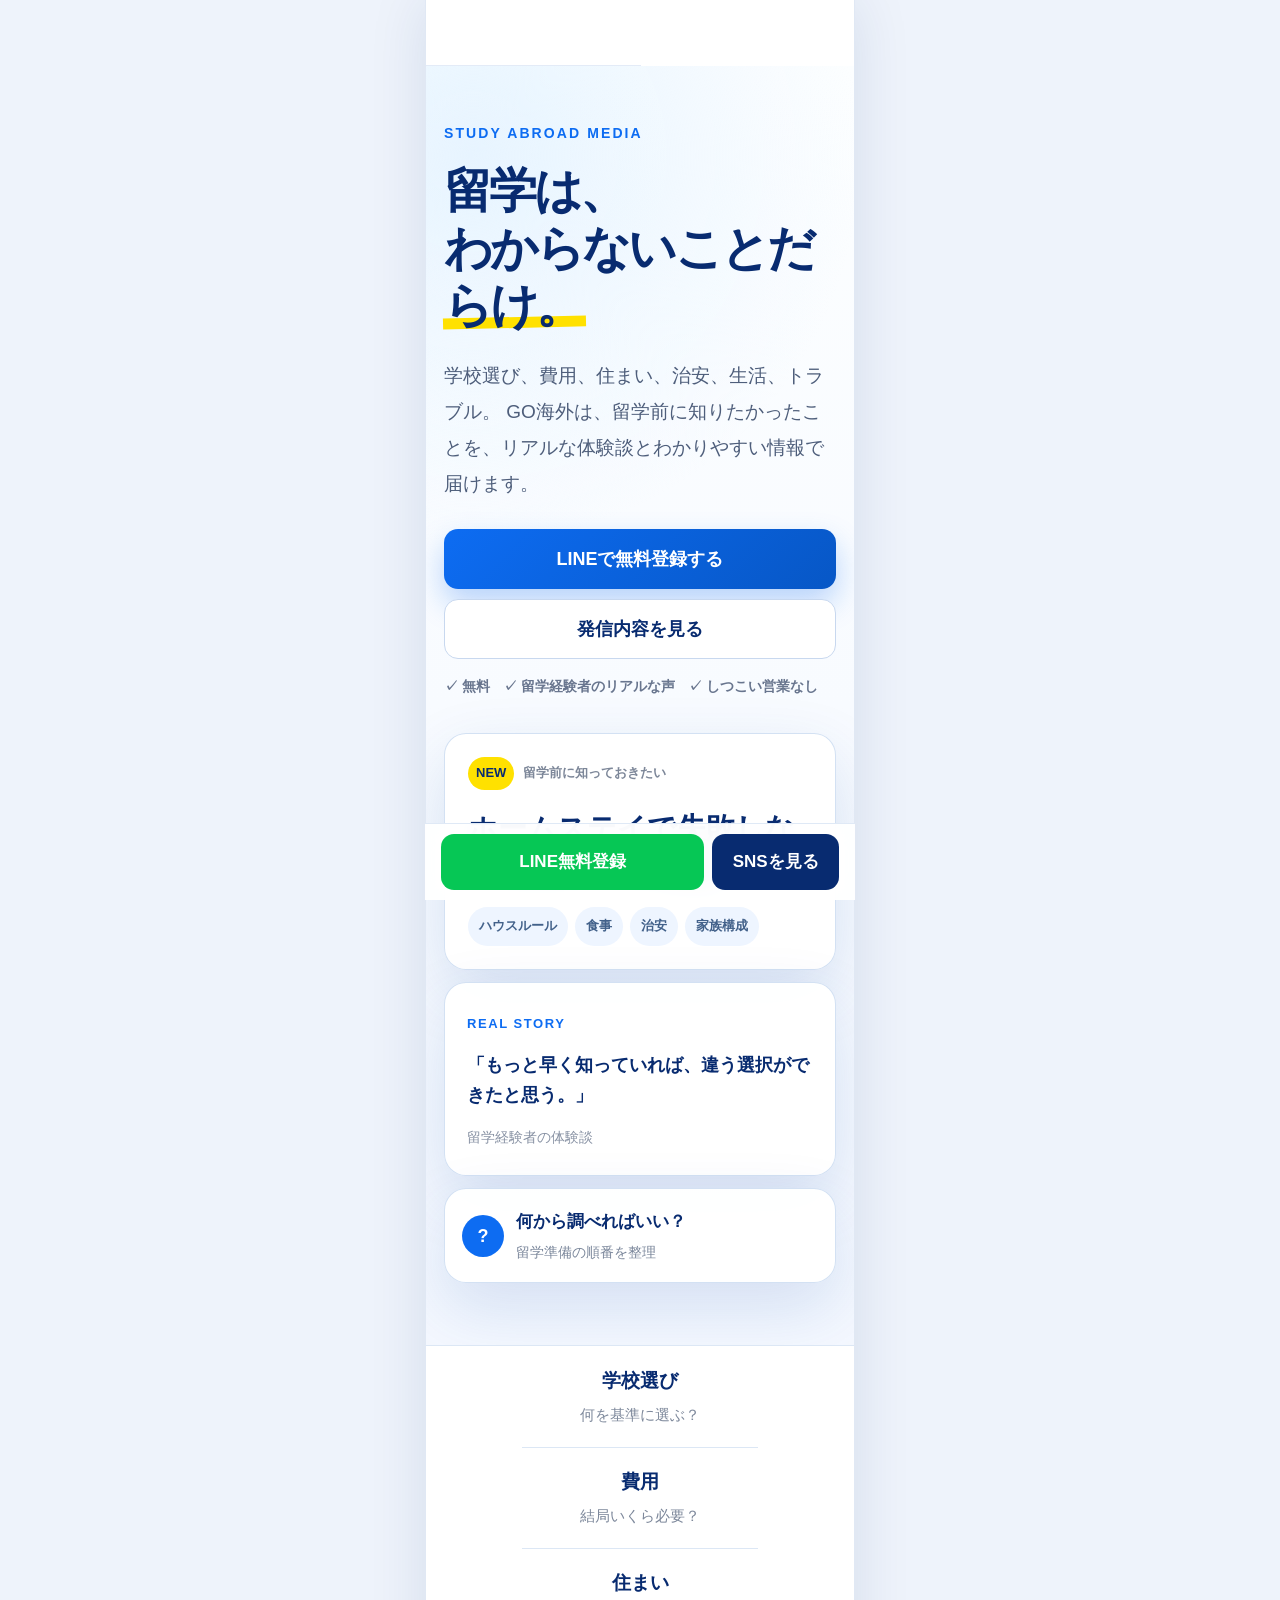
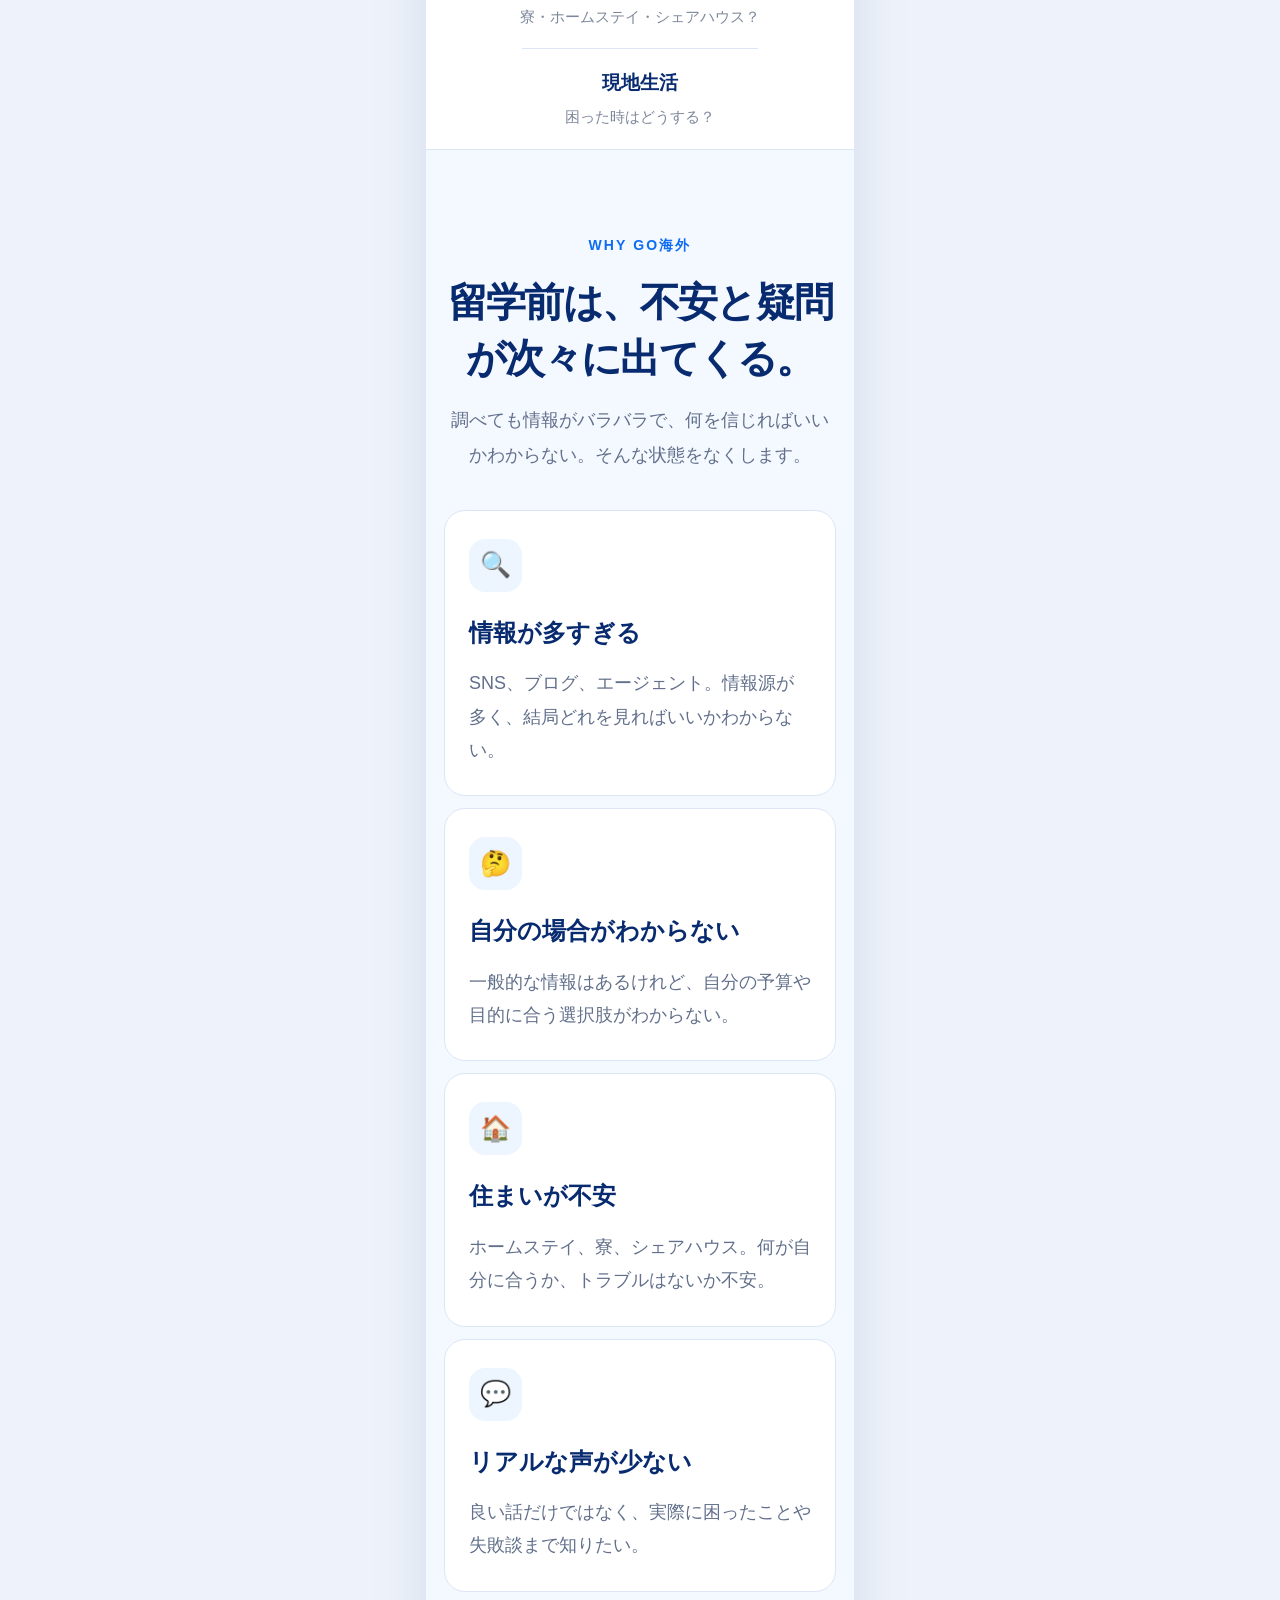
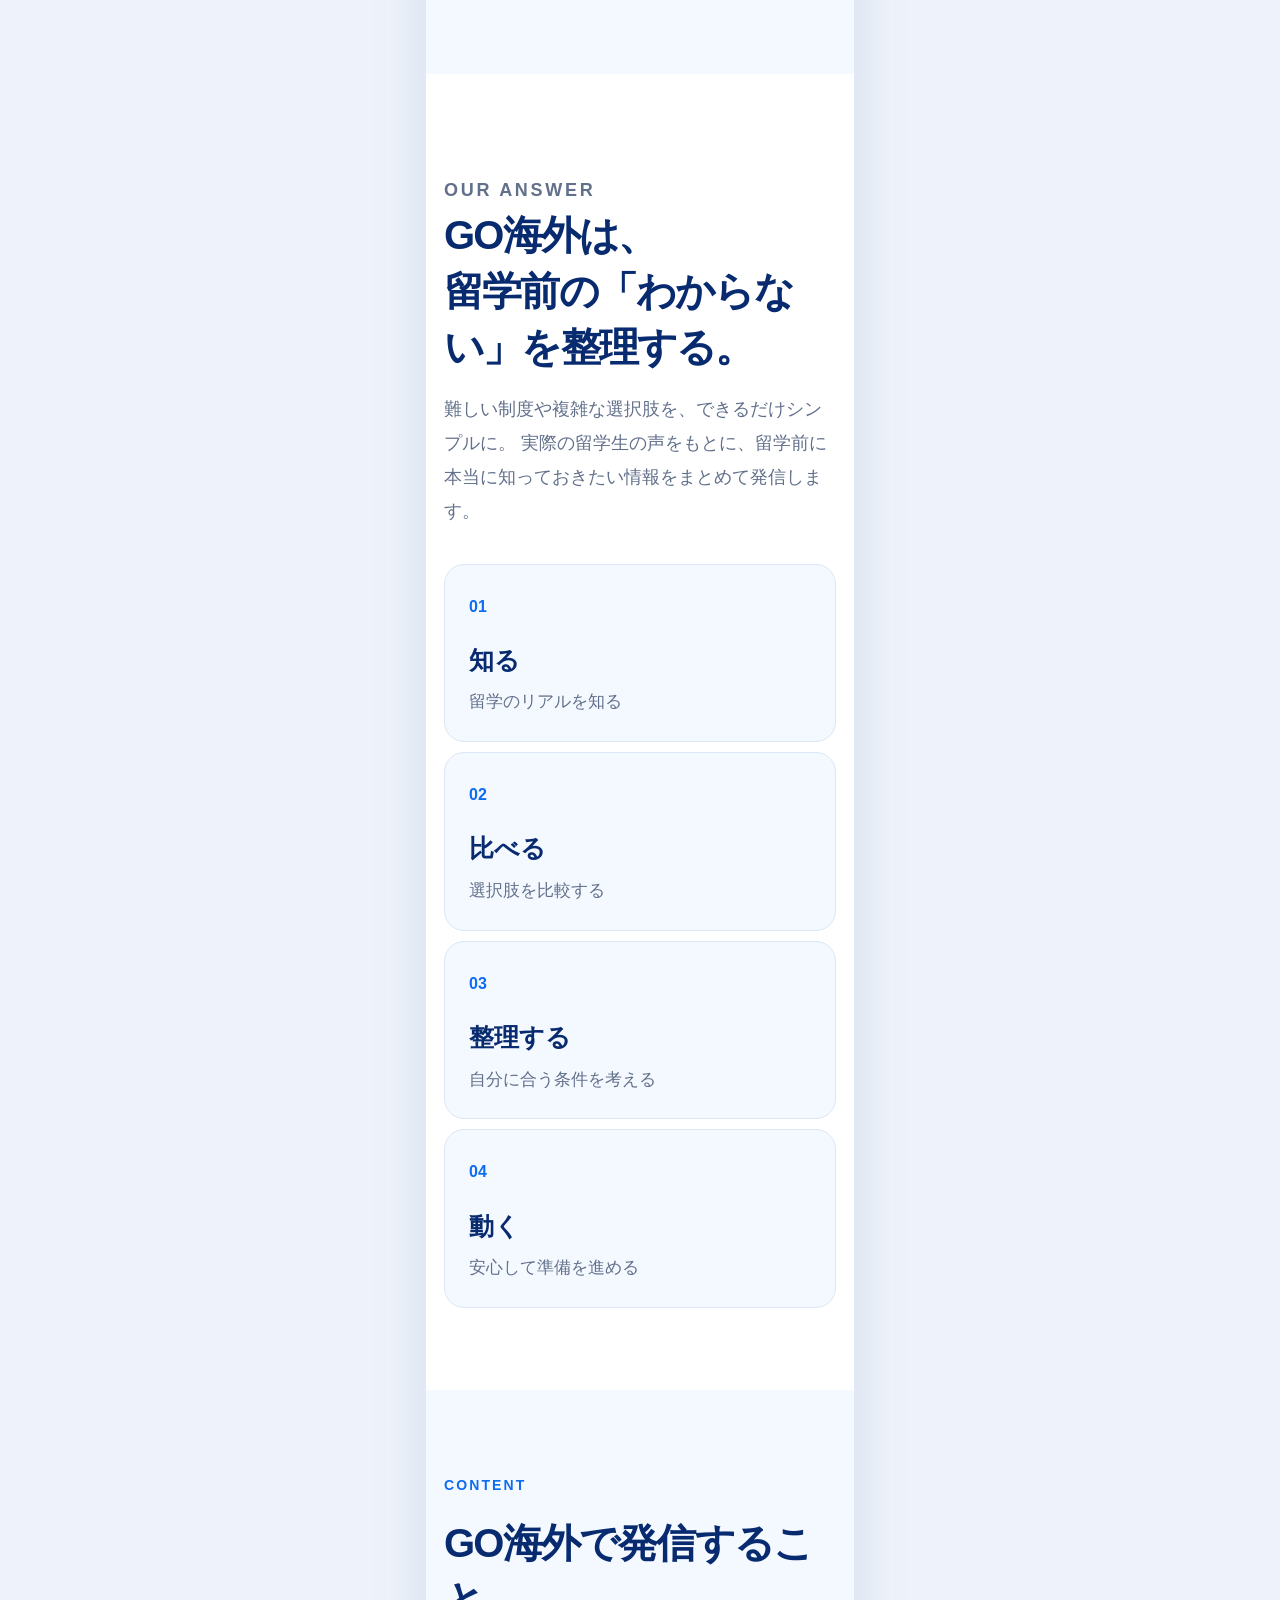
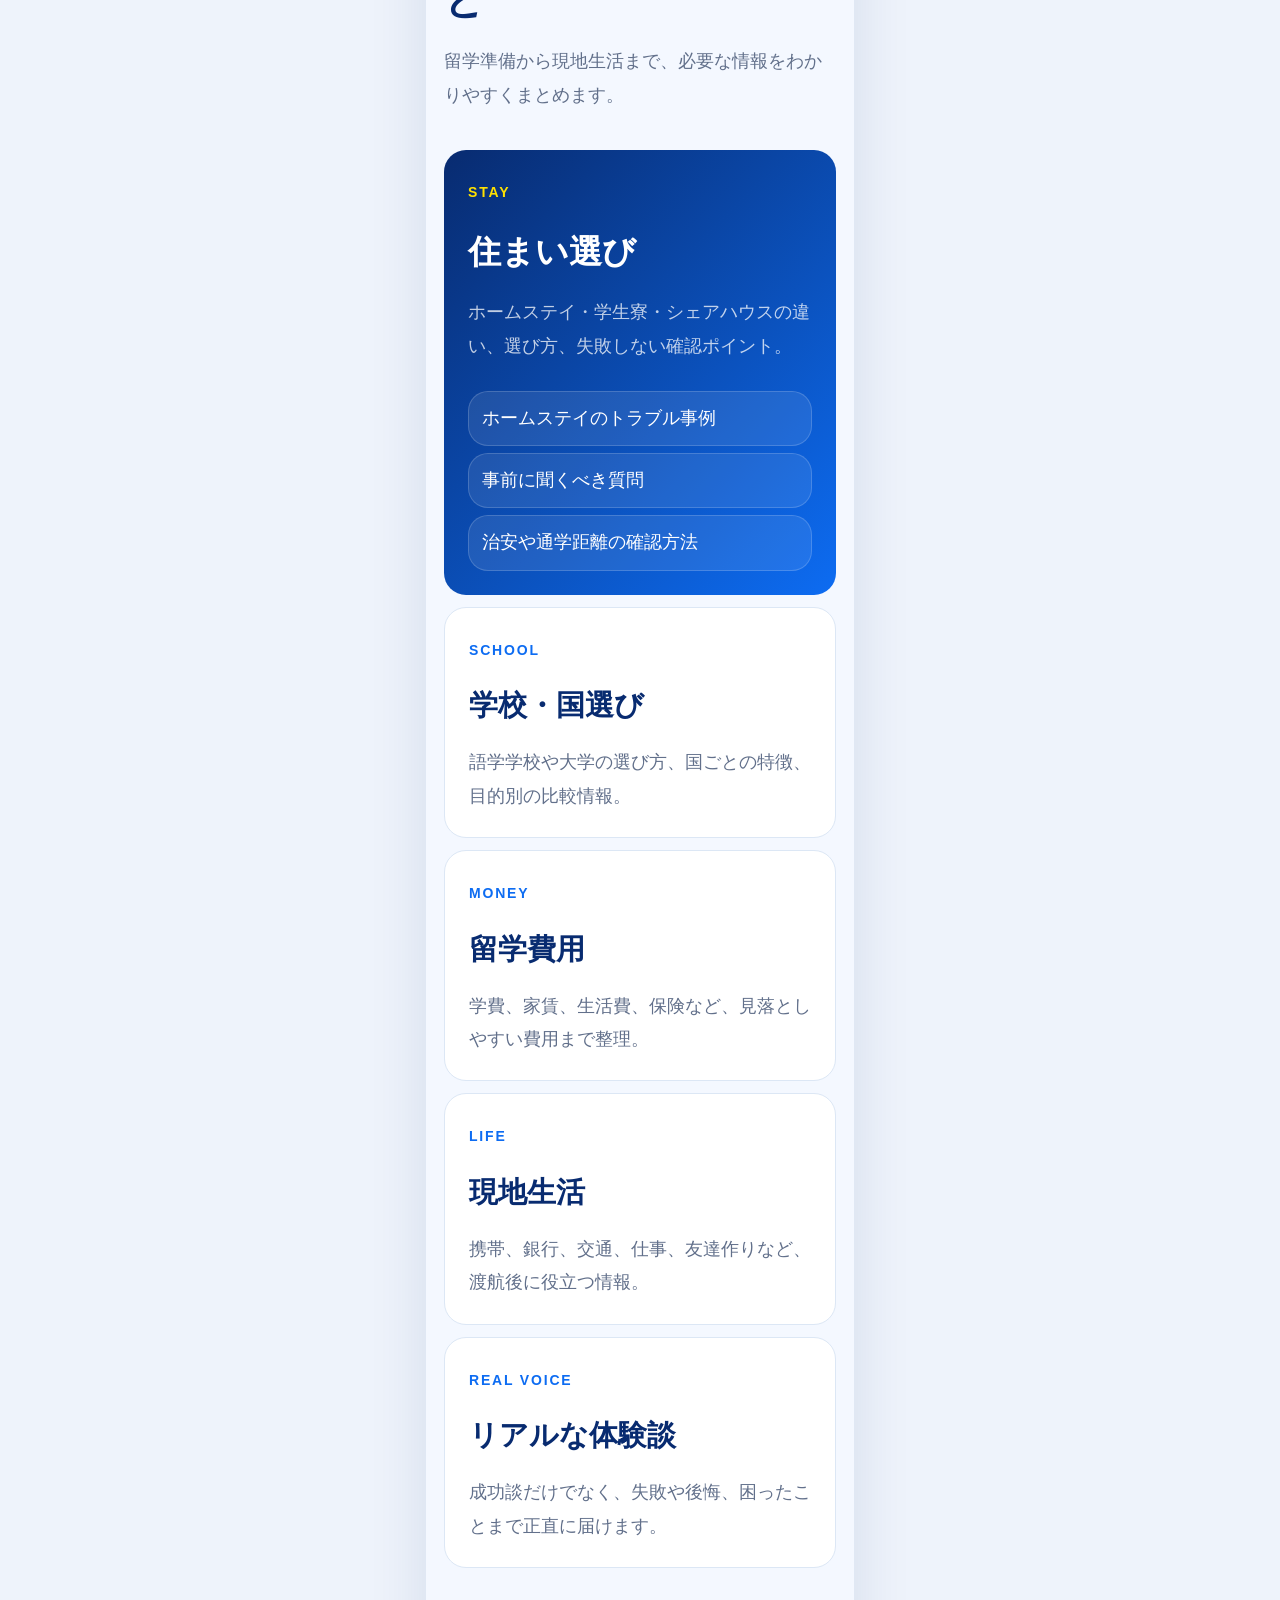
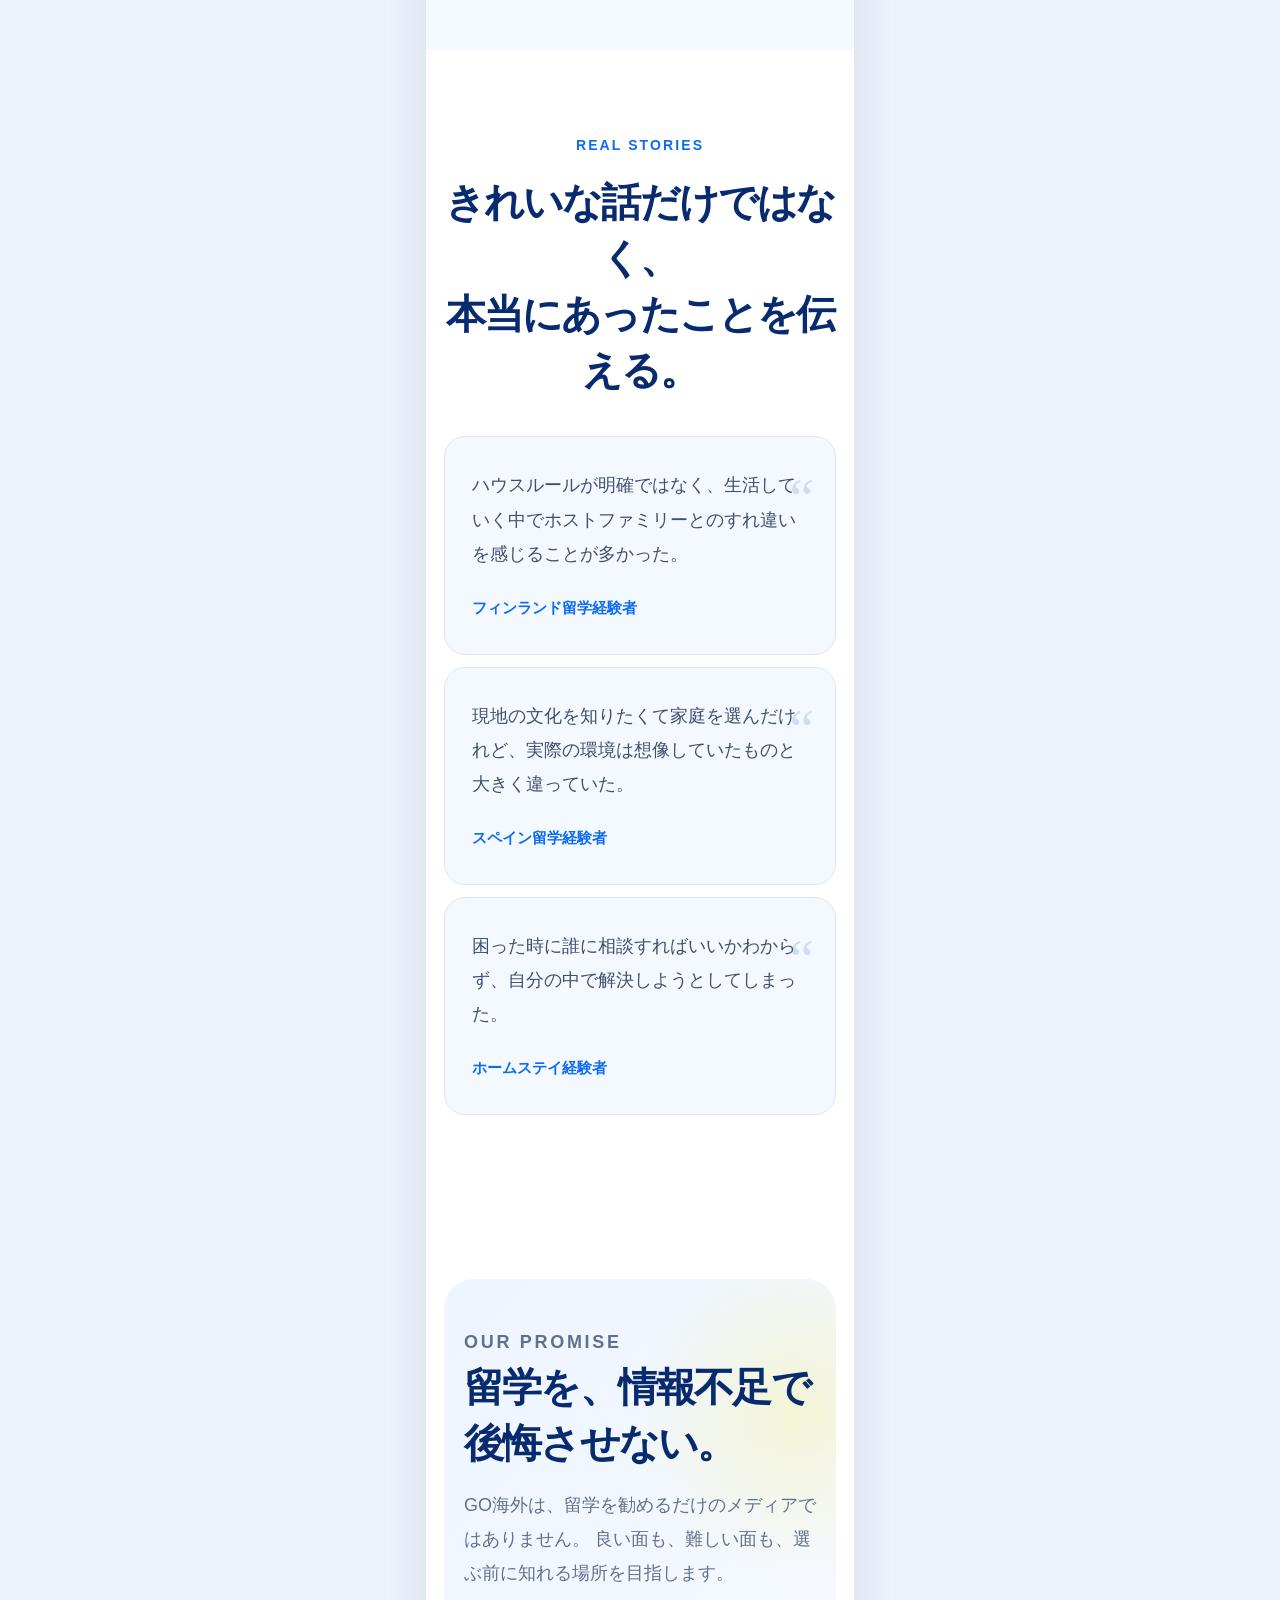
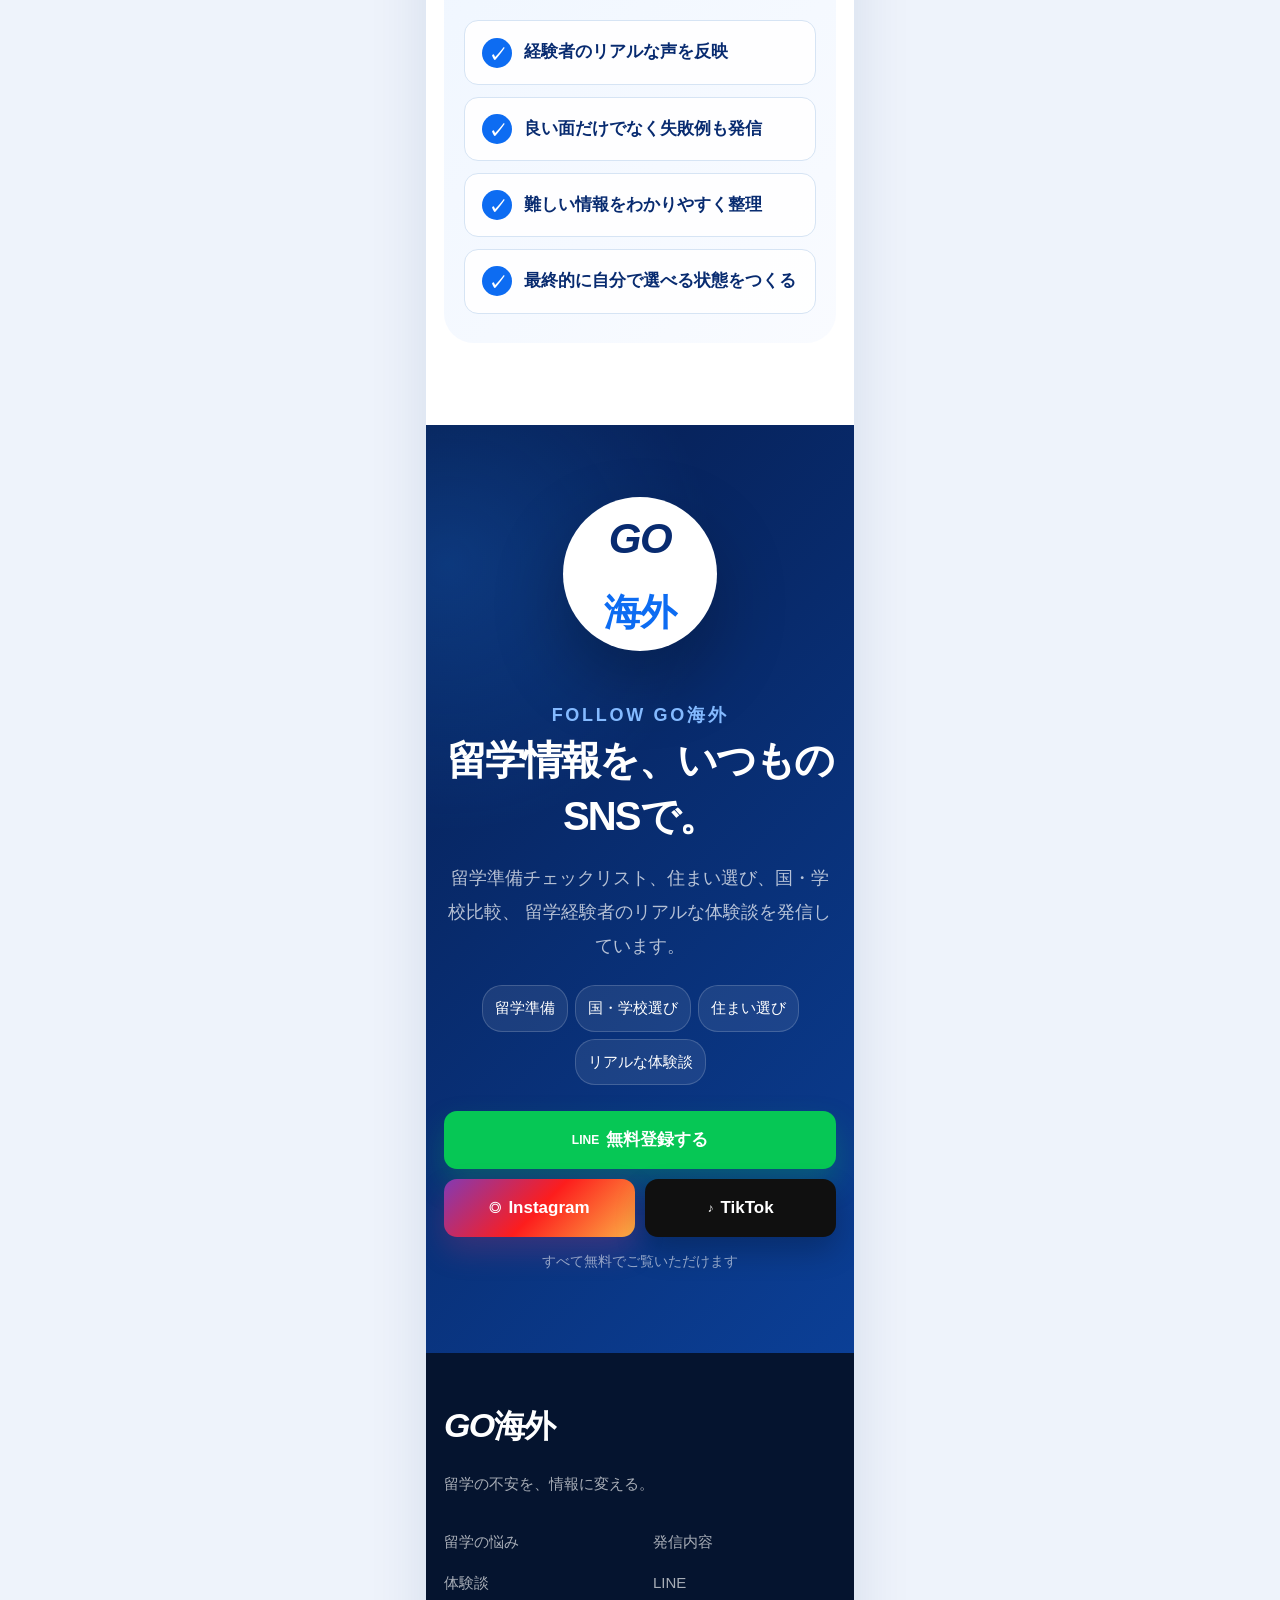
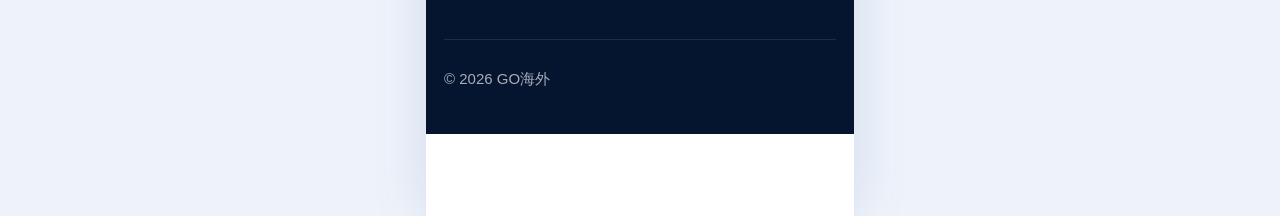
<file: index.html>
<!DOCTYPE html>
<html lang="ja">
<head>
  <meta charset="UTF-8" />
  <meta name="viewport" content="width=device-width, initial-scale=1.0" />
  <meta name="description" content="GO海外は、留学前の不安や疑問を、リアルな体験談とわかりやすい情報で解消する留学生向けメディアです。" />
  <title>GO海外｜留学の不安を、情報に変える。</title>


<style>
:root {
  --navy: #082b70;
  --blue: #0d6cf2;
  --blue2: #218bff;
  --yellow: #ffe100;
  --ink: #102142;
  --muted: #62708b;
  --surface: #f4f8ff;
  --line: #dce7f5;
  --white: #fff;
  --green: #06c755;
  --shadow: 0 24px 65px rgba(15, 70, 160, .14);
}

* { box-sizing: border-box; }

html { scroll-behavior: smooth; }

body {
  margin: 0;
  color: var(--ink);
  font-family: "Noto Sans JP", sans-serif;
  line-height: 1.75;
  background: var(--white);
  -webkit-font-smoothing: antialiased;
}

a { color: inherit; text-decoration: none; }

.container {
  width: min(1160px, calc(100% - 40px));
  margin-inline: auto;
}

.header {
  position: sticky;
  top: 0;
  z-index: 30;
  background: rgba(255,255,255,.9);
  border-bottom: 1px solid rgba(220,231,245,.8);
  backdrop-filter: blur(16px);
}

.nav {
  min-height: 76px;
  display: flex;
  align-items: center;
  gap: 32px;
}

.logo {
  display: inline-flex;
  align-items: baseline;
  font-family: "Manrope", "Noto Sans JP", sans-serif;
  font-weight: 800;
  letter-spacing: -.09em;
  white-space: nowrap;
}

.logo .go {
  color: var(--navy);
  font-size: 31px;
  font-style: italic;
}

.logo .kaigai {
  color: var(--blue);
  font-size: 29px;
}

.nav nav {
  margin-left: auto;
  display: flex;
  gap: 28px;
  color: #42516f;
  font-size: 14px;
  font-weight: 600;
}

.nav nav a:hover { color: var(--blue); }

.button {
  min-height: 54px;
  padding: 0 25px;
  display: inline-flex;
  justify-content: center;
  align-items: center;
  border: 0;
  border-radius: 14px;
  font-weight: 800;
  transition: .2s ease;
}

.button:hover { transform: translateY(-2px); }

.button-small {
  min-height: 42px;
  color: white;
  background: var(--navy);
  border-radius: 11px;
  font-size: 13px;
}

.button-primary {
  color: var(--white);
  background: linear-gradient(135deg, var(--blue), #0757c6);
  box-shadow: 0 14px 30px rgba(13,108,242,.28);
}

.button-secondary {
  color: var(--navy);
  border: 1px solid #c8d8ef;
  background: var(--white);
}

.hero {
  position: relative;
  overflow: hidden;
  padding: 96px 0 104px;
  background:
    radial-gradient(circle at 11% 7%, #e7f4ff 0, transparent 31%),
    linear-gradient(180deg, #fcfeff 0%, #f4f8ff 100%);
}

.hero-grid {
  position: relative;
  z-index: 2;
  display: grid;
  grid-template-columns: 1.05fr .95fr;
  gap: 80px;
  align-items: center;
}

.eyebrow {
  margin: 0 0 14px;
  color: var(--blue);
  font-family: "Manrope", sans-serif;
  font-size: 12px;
  font-weight: 800;
  letter-spacing: .15em;
}

.hero h1 {
  margin: 0;
  color: var(--navy);
  font-size: clamp(46px, 5.4vw, 74px);
  line-height: 1.16;
  letter-spacing: -.06em;
}

.hero h1 span {
  position: relative;
  z-index: 1;
}

.hero h1 span::after {
  content: "";
  position: absolute;
  z-index: -1;
  left: -1%;
  right: -3%;
  bottom: 4px;
  height: 17px;
  background: var(--yellow);
  transform: rotate(-1.3deg);
}

.hero-text {
  margin: 30px 0 0;
  color: #4e5e7b;
  font-size: 17px;
}

.hero-actions {
  display: flex;
  flex-wrap: wrap;
  gap: 13px;
  margin-top: 34px;
}

.hero-notes {
  display: flex;
  flex-wrap: wrap;
  gap: 17px;
  margin-top: 20px;
  color: #68758e;
  font-size: 12px;
  font-weight: 600;
}

.hero-visual {
  position: relative;
  min-height: 520px;
}

.visual-card {
  position: absolute;
  border: 1px solid rgba(207,222,242,.9);
  border-radius: 22px;
  background: rgba(255,255,255,.96);
  box-shadow: var(--shadow);
}

.main-card {
  top: 70px;
  left: 40px;
  z-index: 3;
  width: 355px;
  padding: 29px;
  transform: rotate(-2deg);
}

.card-top {
  display: flex;
  align-items: center;
  gap: 9px;
  color: #7d8799;
  font-size: 11px;
  font-weight: 700;
}

.tag {
  padding: 4px 8px;
  color: var(--navy);
  border-radius: 20px;
  background: var(--yellow);
}

.main-card h3 {
  margin: 18px 0;
  color: var(--navy);
  font-size: 27px;
  line-height: 1.4;
}

.mini-list {
  display: flex;
  flex-wrap: wrap;
  gap: 7px;
}

.mini-list span {
  padding: 6px 10px;
  color: #42618a;
  border-radius: 20px;
  background: #eef5ff;
  font-size: 10px;
  font-weight: 700;
}

.story-card {
  z-index: 4;
  right: 0;
  bottom: 62px;
  width: 270px;
  padding: 22px;
  transform: rotate(2deg);
}

.story-label {
  color: var(--blue);
  font-family: "Manrope", sans-serif;
  font-size: 10px;
  font-weight: 800;
  letter-spacing: .12em;
}

.story-card p {
  margin: 12px 0 9px;
  color: var(--navy);
  font-weight: 700;
  line-height: 1.65;
}

.story-card small {
  color: #8791a3;
}

.tip-card {
  z-index: 5;
  left: 0;
  bottom: 15px;
  width: 240px;
  display: flex;
  gap: 12px;
  align-items: center;
  padding: 17px;
}

.tip-icon {
  flex: 0 0 auto;
  width: 42px;
  height: 42px;
  display: grid;
  place-items: center;
  color: var(--white);
  border-radius: 50%;
  background: var(--blue);
  font-weight: 800;
}

.tip-card strong,
.tip-card span {
  display: block;
}

.tip-card strong {
  color: var(--navy);
  font-size: 13px;
}

.tip-card span {
  color: #7b879b;
  font-size: 10px;
}

.plane {
  position: absolute;
  top: 8px;
  right: 64px;
  z-index: 2;
  color: var(--blue);
  font-size: 42px;
  transform: rotate(10deg);
}

.route {
  position: absolute;
  top: 49px;
  right: 86px;
  width: 210px;
  height: 115px;
  border-top: 3px dashed var(--blue2);
  border-radius: 50%;
  transform: rotate(-13deg);
}

.hero-bg-shape {
  position: absolute;
  border-radius: 50%;
  filter: blur(8px);
}

.hero-bg-shape.one {
  width: 170px;
  height: 170px;
  right: 5%;
  top: 13%;
  background: rgba(33,139,255,.12);
}

.hero-bg-shape.two {
  width: 110px;
  height: 110px;
  left: 44%;
  bottom: 12%;
  background: rgba(255,225,0,.13);
}

.pain-strip {
  border-top: 1px solid var(--line);
  border-bottom: 1px solid var(--line);
  background: var(--white);
}

.pain-grid {
  display: grid;
  grid-template-columns: repeat(4, 1fr);
}

.pain-grid div {
  position: relative;
  padding: 23px 20px;
  text-align: center;
}

.pain-grid div + div::before {
  content: "";
  position: absolute;
  top: 28%;
  left: 0;
  width: 1px;
  height: 44%;
  background: var(--line);
}

.pain-grid strong,
.pain-grid span {
  display: block;
}

.pain-grid strong {
  color: var(--navy);
  font-size: 14px;
}

.pain-grid span {
  margin-top: 2px;
  color: #7d889b;
  font-size: 11px;
}

.section { padding: 105px 0; }

.section-heading {
  max-width: 760px;
  margin-bottom: 48px;
}

.section-heading.center {
  margin-inline: auto;
  text-align: center;
}

.section-heading h2,
.answer h2,
.promise h2,
.line h2 {
  margin: 0;
  color: var(--navy);
  font-size: clamp(32px, 4vw, 48px);
  line-height: 1.35;
  letter-spacing: -.045em;
}

.section-heading > p:last-child,
.answer-grid > div > p,
.promise-copy > p,
.line-copy > p {
  margin: 17px 0 0;
  color: var(--muted);
  font-size: 15px;
}

.worries { background: var(--surface); }

.worry-grid {
  display: grid;
  grid-template-columns: repeat(4, 1fr);
  gap: 18px;
}

.worry-grid article {
  min-height: 265px;
  padding: 26px 23px;
  border: 1px solid var(--line);
  border-radius: 21px;
  background: var(--white);
}

.icon {
  width: 53px;
  height: 53px;
  display: grid;
  place-items: center;
  margin-bottom: 25px;
  border-radius: 16px;
  background: #edf5ff;
  font-size: 25px;
}

.worry-grid h3 {
  margin: 0;
  color: var(--navy);
  font-size: 18px;
}

.worry-grid p {
  margin: 12px 0 0;
  color: var(--muted);
  font-size: 13px;
}

.answer { background: var(--white); }

.answer-grid {
  display: grid;
  grid-template-columns: .9fr 1.1fr;
  gap: 100px;
  align-items: center;
}

.answer-flow {
  display: grid;
  grid-template-columns: repeat(2, 1fr);
  gap: 15px;
}

.answer-flow div {
  min-height: 150px;
  padding: 24px;
  border: 1px solid var(--line);
  border-radius: 20px;
  background: var(--surface);
}

.answer-flow span {
  color: var(--blue);
  font-family: "Manrope", sans-serif;
  font-size: 13px;
  font-weight: 800;
}

.answer-flow strong {
  display: block;
  margin-top: 14px;
  color: var(--navy);
  font-size: 20px;
}

.answer-flow p {
  margin: 4px 0 0;
  color: var(--muted);
  font-size: 12px;
}

.content { background: var(--surface); }

.content-grid {
  display: grid;
  grid-template-columns: repeat(2, 1fr);
  gap: 19px;
}

.content-card {
  min-height: 250px;
  padding: 29px;
  border: 1px solid var(--line);
  border-radius: 22px;
  background: var(--white);
}

.content-card.featured {
  grid-column: 1 / -1;
  min-height: 310px;
  color: white;
  border: 0;
  background: linear-gradient(135deg, var(--navy), var(--blue));
}

.category {
  display: inline-block;
  margin-bottom: 15px;
  color: var(--blue);
  font-family: "Manrope", sans-serif;
  font-size: 11px;
  font-weight: 800;
  letter-spacing: .13em;
}

.featured .category { color: var(--yellow); }

.content-card h3 {
  margin: 0;
  color: var(--navy);
  font-size: 24px;
}

.featured h3 {
  color: white;
  font-size: 33px;
}

.content-card p {
  margin: 13px 0 0;
  color: var(--muted);
  font-size: 14px;
}

.featured p {
  color: rgba(255,255,255,.75);
  max-width: 760px;
}

.featured ul {
  display: flex;
  flex-wrap: wrap;
  gap: 9px;
  padding: 0;
  margin: 28px 0 0;
  list-style: none;
}

.featured li {
  padding: 8px 12px;
  border: 1px solid rgba(255,255,255,.17);
  border-radius: 20px;
  background: rgba(255,255,255,.09);
  font-size: 12px;
}

.stories { background: var(--white); }

.story-grid {
  display: grid;
  grid-template-columns: repeat(3, 1fr);
  gap: 18px;
}

.story-grid blockquote {
  position: relative;
  margin: 0;
  padding: 31px 27px;
  border: 1px solid var(--line);
  border-radius: 21px;
  background: var(--surface);
}

.story-grid blockquote::before {
  content: "“";
  position: absolute;
  right: 21px;
  top: 10px;
  color: #cfddf0;
  font-family: Georgia, serif;
  font-size: 55px;
}

.story-grid p {
  position: relative;
  z-index: 2;
  margin: 0;
  color: #40506c;
  font-size: 14px;
}

.story-grid footer {
  margin-top: 23px;
  color: var(--blue);
  font-size: 12px;
  font-weight: 700;
}

.promise {
  padding-top: 15px;
  background: var(--white);
}

.promise-box {
  display: grid;
  grid-template-columns: 1fr 1fr;
  gap: 65px;
  align-items: center;
  padding: 54px;
  border-radius: 30px;
  background:
    radial-gradient(circle at 90% 20%, rgba(255,225,0,.16), transparent 26%),
    linear-gradient(135deg, #edf5ff, #f9fbff);
}

.promise-points {
  display: grid;
  gap: 12px;
}

.promise-points div {
  display: flex;
  gap: 12px;
  align-items: center;
  padding: 15px 17px;
  border: 1px solid #d6e4f4;
  border-radius: 14px;
  background: rgba(255,255,255,.9);
}

.promise-points span {
  width: 30px;
  height: 30px;
  display: grid;
  place-items: center;
  color: white;
  border-radius: 50%;
  background: var(--blue);
  font-weight: 800;
}

.promise-points p {
  margin: 0;
  color: var(--navy);
  font-size: 13px;
  font-weight: 700;
}

.line {
  padding: 110px 0;
  color: var(--white);
  background:
    radial-gradient(circle at 5% 15%, rgba(33,139,255,.22), transparent 30%),
    linear-gradient(135deg, #061d50, #0b3f96);
}

.line-box {
  display: grid;
  grid-template-columns: auto 1fr auto;
  gap: 48px;
  align-items: center;
}

.line-logo {
  width: 210px;
  height: 210px;
  display: grid;
  place-content: center;
  text-align: center;
  border-radius: 50%;
  background: var(--white);
  box-shadow: 0 30px 70px rgba(0,0,0,.25);
  font-family: "Manrope", "Noto Sans JP", sans-serif;
  font-weight: 800;
  letter-spacing: -.08em;
}

.line-logo .go {
  color: var(--navy);
  font-size: 57px;
  font-style: italic;
}

.line-logo .kaigai {
  color: var(--blue);
  font-size: 49px;
}

.line .eyebrow { color: #84baff; }

.line h2 { color: white; }

.line-copy > p { color: rgba(255,255,255,.7); }

.benefits {
  display: flex;
  flex-wrap: wrap;
  gap: 8px;
  margin: 24px 0;
}

.benefits span {
  padding: 7px 11px;
  border: 1px solid rgba(255,255,255,.17);
  border-radius: 20px;
  background: rgba(255,255,255,.08);
  font-size: 11px;
}

.line-button {
  color: white;
  background: var(--green);
  box-shadow: 0 15px 30px rgba(6,199,85,.25);
}

.line-copy small {
  display: block;
  margin-top: 11px;
  color: rgba(255,255,255,.55);
}

.qr-placeholder {
  width: 170px;
  padding: 17px;
  border-radius: 18px;
  background: white;
  text-align: center;
}

.qr-grid {
  display: grid;
  grid-template-columns: repeat(5, 1fr);
  gap: 4px;
  aspect-ratio: 1;
  padding: 5px;
  background: #fff;
}

.qr-grid span {
  background: #102142;
}

.qr-grid span:nth-child(2n),
.qr-grid span:nth-child(7),
.qr-grid span:nth-child(13),
.qr-grid span:nth-child(19) {
  background: #fff;
}

.qr-placeholder p {
  margin: 10px 0 0;
  color: #7b879a;
  font-size: 10px;
}

.footer {
  padding: 50px 0;
  color: rgba(255,255,255,.65);
  background: #05142f;
}

.footer-grid {
  display: grid;
  grid-template-columns: 1fr auto;
  gap: 30px;
}

.footer-logo .go,
.footer-logo .kaigai { color: white; }

.footer p {
  margin: 12px 0 0;
  font-size: 12px;
}

.footer-links {
  display: grid;
  grid-template-columns: repeat(2, auto);
  gap: 12px 26px;
  font-size: 12px;
}

.copyright {
  grid-column: 1 / -1;
  padding-top: 25px;
  border-top: 1px solid rgba(255,255,255,.1);
}

.toast {
  position: fixed;
  z-index: 99;
  left: 50%;
  bottom: 25px;
  padding: 13px 18px;
  color: white;
  border-radius: 10px;
  background: #123a7c;
  box-shadow: var(--shadow);
  transform: translate(-50%, 100px);
  opacity: 0;
  transition: .3s ease;
}

.toast.show {
  transform: translate(-50%, 0);
  opacity: 1;
}

@media (max-width: 980px) {
  .nav nav { display: none; }

  .hero-grid,
  .answer-grid,
  .promise-box,
  .line-box {
    grid-template-columns: 1fr;
  }

  .hero-copy { text-align: center; }
  .hero-actions, .hero-notes { justify-content: center; }

  .hero-visual {
    width: min(520px, 100%);
    margin-inline: auto;
  }

  .worry-grid,
  .pain-grid {
    grid-template-columns: repeat(2, 1fr);
  }

  .pain-grid div:nth-child(3)::before { display: none; }

  .story-grid { grid-template-columns: 1fr; }

  .line-box { text-align: center; }

  .line-logo,
  .qr-placeholder {
    justify-self: center;
  }

  .benefits { justify-content: center; }
}

@media (max-width: 640px) {
  .container { width: min(100% - 28px, 1160px); }

  .nav { min-height: 66px; }
  .button-small { display: none; }

  .logo .go { font-size: 27px; }
  .logo .kaigai { font-size: 25px; }

  .hero { padding: 60px 0 75px; }

  .hero h1 { font-size: 41px; }
  .hero-text { font-size: 15px; }

  .hero-actions {
    flex-direction: column;
  }

  .hero-actions .button { width: 100%; }

  .hero-visual {
    min-height: 470px;
    transform: scale(.88);
    margin-top: -15px;
    margin-bottom: -25px;
  }

  .main-card { left: 20px; }
  .story-card { right: 5px; }
  .tip-card { left: 4px; }

  .pain-grid,
  .worry-grid,
  .content-grid,
  .answer-flow {
    grid-template-columns: 1fr;
  }

  .pain-grid div + div::before {
    left: 20%;
    top: 0;
    width: 60%;
    height: 1px;
  }

  .section { padding: 76px 0; }

  .section-heading h2,
  .answer h2,
  .promise h2,
  .line h2 {
    font-size: 31px;
  }

  .worry-grid article,
  .content-card {
    min-height: auto;
  }

  .content-card.featured {
    grid-column: auto;
    min-height: auto;
  }

  .promise-box { padding: 31px 22px; }

  .line { padding: 78px 0; }

  .line-logo {
    width: 175px;
    height: 175px;
  }

  .line-logo .go { font-size: 48px; }
  .line-logo .kaigai { font-size: 42px; }

  .footer-grid { grid-template-columns: 1fr; }
  .copyright { grid-column: 1; }
}


/* ===== Mobile-first LP override ===== */
html {
  background: #eef3fb;
}

body {
  width: 100%;
  max-width: 430px;
  min-height: 100vh;
  margin: 0 auto;
  overflow-x: hidden;
  background: var(--white);
  box-shadow: 0 0 55px rgba(8, 43, 112, .11);
}

.container {
  width: calc(100% - 32px);
  max-width: none;
}

.header {
  width: 100%;
  max-width: 430px;
  left: 50%;
  transform: translateX(-50%);
}

.nav {
  min-height: 64px;
  gap: 10px;
}

.nav nav,
.header .button-small {
  display: none;
}

.logo .go {
  font-size: 27px;
}

.logo .kaigai {
  font-size: 25px;
}

.hero {
  padding: 54px 0 62px;
}

.hero-grid,
.answer-grid,
.promise-box,
.line-box {
  grid-template-columns: 1fr;
}

.hero-grid {
  gap: 26px;
}

.hero-copy {
  text-align: left;
}

.hero h1 {
  font-size: 42px;
  line-height: 1.18;
}

.hero h1 span::after {
  height: 11px;
}

.hero-text {
  margin-top: 23px;
  font-size: 14px;
}

.hero-text br {
  display: none;
}

.hero-actions {
  display: grid;
  grid-template-columns: 1fr;
  gap: 10px;
  margin-top: 27px;
}

.hero-actions .button {
  width: 100%;
}

.hero-notes {
  gap: 7px 13px;
  margin-top: 16px;
  font-size: 10px;
}

.hero-visual {
  min-height: 400px;
  width: 100%;
  transform: none;
  margin: 0;
}

.main-card {
  top: 48px;
  left: 4px;
  width: calc(100% - 44px);
  padding: 23px;
}

.main-card h3 {
  font-size: 23px;
}

.story-card {
  right: 0;
  bottom: 26px;
  width: 235px;
}

.tip-card {
  left: 0;
  bottom: -10px;
  width: 210px;
}

.plane {
  right: 25px;
  font-size: 34px;
}

.route {
  right: 46px;
  width: 165px;
}

.pain-grid,
.worry-grid,
.content-grid,
.answer-flow,
.story-grid {
  grid-template-columns: 1fr;
}

.pain-grid div {
  padding: 17px 16px;
}

.pain-grid div + div::before,
.pain-grid div:nth-child(3)::before {
  display: block;
  top: 0;
  left: 20%;
  width: 60%;
  height: 1px;
}

.section {
  padding: 70px 0;
}

.section-heading {
  margin-bottom: 30px;
}

.section-heading h2,
.answer h2,
.promise h2,
.line h2 {
  font-size: 30px;
}

.section-heading > p:last-child,
.answer-grid > div > p,
.promise-copy > p,
.line-copy > p {
  font-size: 13px;
}

.worry-grid {
  gap: 12px;
}

.worry-grid article {
  min-height: 0;
  padding: 22px;
}

.icon {
  margin-bottom: 18px;
}

.answer-grid {
  gap: 35px;
}

.answer-flow {
  gap: 10px;
}

.answer-flow div {
  min-height: 125px;
  padding: 20px;
}

.content-grid {
  gap: 12px;
}

.content-card,
.content-card.featured {
  grid-column: auto;
  min-height: 0;
  padding: 24px;
}

.content-card.featured h3 {
  font-size: 27px;
}

.featured ul {
  display: grid;
  gap: 7px;
}

.story-grid {
  gap: 12px;
}

.promise-box {
  gap: 30px;
  padding: 29px 20px;
}

.line {
  padding: 72px 0 78px;
}

.line-box {
  gap: 30px;
  text-align: center;
}

.line-logo {
  width: 154px;
  height: 154px;
  justify-self: center;
}

.line-logo .go {
  font-size: 42px;
}

.line-logo .kaigai {
  font-size: 37px;
}

.benefits {
  justify-content: center;
  gap: 7px;
  margin: 22px 0;
}

.social-actions {
  display: grid;
  grid-template-columns: 1fr 1fr;
  gap: 10px;
  margin-top: 26px;
}

.social-actions .button {
  min-height: 52px;
  padding: 0 12px;
  border-radius: 13px;
  font-size: 13px;
}

.social-actions .line-button {
  grid-column: 1 / -1;
}

.button-icon {
  margin-right: 7px;
  font-family: "Manrope", sans-serif;
  font-size: 12px;
  font-weight: 800;
}

.instagram-button {
  color: white;
  background: linear-gradient(135deg, #833ab4, #fd1d1d, #fcb045);
  box-shadow: 0 14px 30px rgba(225, 48, 108, .22);
}

.tiktok-button {
  color: white;
  background: #101010;
  box-shadow: 0 14px 30px rgba(0, 0, 0, .22);
}

.footer {
  padding: 40px 0;
}

.footer-grid {
  grid-template-columns: 1fr;
}

.footer-links {
  grid-template-columns: 1fr 1fr;
}

.copyright {
  grid-column: 1;
}

/* Bottom sticky CTA for social traffic */
body::after {
  content: "";
  display: block;
  height: 82px;
}

.mobile-sticky-cta {
  position: fixed;
  z-index: 50;
  left: 50%;
  bottom: 0;
  width: 100%;
  max-width: 430px;
  display: grid;
  grid-template-columns: 1.35fr .65fr;
  gap: 8px;
  padding: 10px 14px calc(10px + env(safe-area-inset-bottom));
  border-top: 1px solid rgba(220,231,245,.9);
  background: rgba(255,255,255,.95);
  backdrop-filter: blur(14px);
}

.mobile-sticky-cta a {
  min-height: 48px;
  display: flex;
  justify-content: center;
  align-items: center;
  border-radius: 13px;
  font-size: 13px;
  font-weight: 800;
}

.mobile-sticky-line {
  color: white;
  background: var(--green);
}

.mobile-sticky-sns {
  color: white;
  background: var(--navy);
}

@media (min-width: 431px) {
  body {
    border-left: 1px solid #e0e8f4;
    border-right: 1px solid #e0e8f4;
  }
}


/* ===== Final alignment and mobile-file compatibility fixes ===== */
html {
  overflow-x: hidden;
}

body {
  position: relative;
  max-width: 430px;
  min-width: 0;
  margin-inline: auto;
  overflow-x: hidden;
  font-family: -apple-system, BlinkMacSystemFont, "Hiragino Kaku Gothic ProN",
    "Yu Gothic", "YuGothic", "Noto Sans JP", sans-serif;
}

.header {
  position: sticky;
  top: 0;
  left: auto;
  width: 100%;
  max-width: none;
  transform: none;
}

.header .container,
.mobile-sticky-cta {
  width: 100%;
  max-width: none;
}

.header .container {
  padding-inline: 16px;
}

.nav {
  justify-content: flex-start;
}

.logo {
  margin: 0;
}

.mobile-sticky-cta {
  left: 0;
  right: 0;
  transform: none;
  margin: 0;
  box-sizing: border-box;
}

/* Avoid fragile absolute positioning on mobile browsers/local file previews. */
.hero-visual {
  min-height: 0;
  display: grid;
  gap: 12px;
  padding-top: 8px;
}

.hero-visual .visual-card {
  position: relative;
  inset: auto;
  width: 100%;
  transform: none;
}

.hero-visual .main-card {
  order: 1;
}

.hero-visual .story-card {
  order: 2;
}

.hero-visual .tip-card {
  order: 3;
}

.hero-visual .plane,
.hero-visual .route,
.hero-bg-shape {
  display: none;
}

.main-card,
.story-card,
.tip-card {
  box-sizing: border-box;
}

.main-card h3 br {
  display: none;
}

/* Keep the top logo and the fixed CTA on exactly the same horizontal rhythm. */
.nav,
.mobile-sticky-cta {
  padding-left: 16px;
  padding-right: 16px;
}

.mobile-sticky-cta {
  grid-template-columns: minmax(0, 1.35fr) minmax(0, .65fr);
}

.mobile-sticky-cta a {
  min-width: 0;
  white-space: nowrap;
}

/* If viewed on a desktop, keep the complete mobile page centered like a device canvas. */
@media (min-width: 431px) {
  .header,
  .mobile-sticky-cta {
    width: 430px;
    left: 50%;
    right: auto;
    transform: translateX(-50%);
  }
}

/* Small mobile widths */
@media (max-width: 360px) {
  .hero h1 {
    font-size: 37px;
  }

  .mobile-sticky-cta {
    grid-template-columns: 1.2fr .8fr;
    padding-inline: 10px;
  }

  .mobile-sticky-cta a {
    font-size: 12px;
  }
}


/* ===== Larger text for mobile readability ===== */
body{font-size:18px;line-height:1.9}
.container{width:calc(100% - 36px)}
.logo .go{font-size:34px}.logo .kaigai{font-size:32px}
.eyebrow{font-size:14px;margin-bottom:16px}
.hero h1{font-size:48px;line-height:1.2}
.hero-text{font-size:19px;line-height:1.9}
.button{min-height:60px;padding:0 24px;font-size:18px}
.hero-notes{font-size:14px;line-height:1.7}
.card-top,.story-label{font-size:13px}
.main-card h3{font-size:29px}
.mini-list span{font-size:13px;padding:7px 11px}
.story-card p{font-size:18px}
.story-card small{font-size:14px}
.tip-card strong{font-size:17px}.tip-card span{font-size:14px}
.pain-grid strong{font-size:19px}.pain-grid span{font-size:15px}
.section{padding:82px 0}.section-heading{margin-bottom:38px}
.section-heading h2,.answer h2,.promise h2,.line h2{font-size:40px;line-height:1.4}
.section-heading>p:last-child,.answer-grid>div>p,.promise-copy>p,.line-copy>p{font-size:18px;line-height:1.9}
.worry-grid article{padding:28px 24px}
.worry-grid h3{font-size:24px}.worry-grid p{font-size:18px;line-height:1.85}
.answer-flow div{padding:24px}.answer-flow span{font-size:16px}
.answer-flow strong{font-size:25px}.answer-flow p{font-size:17px;line-height:1.7}
.category{font-size:14px}
.content-card h3{font-size:29px}.content-card.featured h3{font-size:33px}
.content-card p,.featured li{font-size:18px;line-height:1.85}
.featured li{padding:10px 13px}
.story-grid p{font-size:18px;line-height:1.9}.story-grid footer{font-size:15px}
.promise-points p{font-size:17px}
.benefits span{font-size:15px;padding:8px 12px}
.social-actions .button{min-height:58px;font-size:17px}
.line-copy small{font-size:14px}
.footer p,.footer-links,.copyright{font-size:15px}
.mobile-sticky-cta a{min-height:56px;font-size:17px}

@media(max-width:430px){
  .container{width:calc(100% - 28px)}
  .hero{padding:48px 0 56px}
  .hero h1{font-size:43px}
  .hero-text{font-size:18px}
  .section-heading h2,.answer h2,.promise h2,.line h2{font-size:36px}
  .main-card,.story-card,.tip-card,.worry-grid article,.content-card,.answer-flow div,.story-grid blockquote{padding:24px}
  .main-card h3{font-size:27px}
  .worry-grid h3,.content-card h3{font-size:25px}
  .worry-grid p,.content-card p,.story-grid p,.answer-flow p,.promise-points p{font-size:17px}
  .pain-grid strong{font-size:18px}.pain-grid span{font-size:14px}
  .social-actions{grid-template-columns:1fr}
  .social-actions .line-button{grid-column:auto}
  body::after{height:92px}
}
@media(max-width:360px){
  body{font-size:17px}
  .hero h1{font-size:39px}
  .section-heading h2,.answer h2,.promise h2,.line h2{font-size:33px}
  .mobile-sticky-cta a{font-size:15px}
}

</style>
</head>
<body>
  <header class="header">
    <div class="container nav">
      <a class="logo" href="#top" aria-label="GO海外 トップ">
        <span class="go">GO</span><span class="kaigai">海外</span>
      </a>
      <nav>
        <a href="#worries">留学の悩み</a>
        <a href="#content">発信内容</a>
        <a href="#stories">体験談</a>
        <a href="#line">LINE</a>
      </nav>
      <a class="button button-small" href="https://lin.ee/9zg8YgX" target="_blank" rel="noopener noreferrer">LINEで情報を受け取る</a>
    </div>
  </header>

  <main id="top">
    <section class="hero">
      <div class="hero-bg-shape one"></div>
      <div class="hero-bg-shape two"></div>

      <div class="container hero-grid">
        <div class="hero-copy">
          <p class="eyebrow">STUDY ABROAD MEDIA</p>
          <h1>
            留学は、<br>
            <span>わからないことだらけ。</span>
          </h1>
          <p class="hero-text">
            学校選び、費用、住まい、治安、生活、トラブル。<br>
            GO海外は、留学前に知りたかったことを、リアルな体験談とわかりやすい情報で届けます。
          </p>

          <div class="hero-actions">
            <a class="button button-primary" href="https://lin.ee/9zg8YgX" target="_blank" rel="noopener noreferrer">LINEで無料登録する</a>
            <a class="button button-secondary" href="#content">発信内容を見る</a>
          </div>

          <div class="hero-notes">
            <span>✓ 無料</span>
            <span>✓ 留学経験者のリアルな声</span>
            <span>✓ しつこい営業なし</span>
          </div>
        </div>

        <div class="hero-visual">
          <div class="visual-card main-card">
            <div class="card-top">
              <span class="tag">NEW</span>
              <span>留学前に知っておきたい</span>
            </div>
            <h3>ホームステイで<br>失敗しないための7つの確認</h3>
            <div class="mini-list">
              <span>ハウスルール</span>
              <span>食事</span>
              <span>治安</span>
              <span>家族構成</span>
            </div>
          </div>

          <div class="visual-card story-card">
            <span class="story-label">REAL STORY</span>
            <p>「もっと早く知っていれば、違う選択ができたと思う。」</p>
            <small>留学経験者の体験談</small>
          </div>

          <div class="visual-card tip-card">
            <div class="tip-icon">?</div>
            <div>
              <strong>何から調べればいい？</strong>
              <span>留学準備の順番を整理</span>
            </div>
          </div>

          <div class="plane">✈</div>
          <div class="route"></div>
        </div>
      </div>
    </section>

    <section class="pain-strip">
      <div class="container pain-grid">
        <div><strong>学校選び</strong><span>何を基準に選ぶ？</span></div>
        <div><strong>費用</strong><span>結局いくら必要？</span></div>
        <div><strong>住まい</strong><span>寮・ホームステイ・シェアハウス？</span></div>
        <div><strong>現地生活</strong><span>困った時はどうする？</span></div>
      </div>
    </section>

    <section class="section worries" id="worries">
      <div class="container">
        <div class="section-heading center">
          <p class="eyebrow">WHY GO海外</p>
          <h2>留学前は、不安と疑問が次々に出てくる。</h2>
          <p>調べても情報がバラバラで、何を信じればいいかわからない。そんな状態をなくします。</p>
        </div>

        <div class="worry-grid">
          <article>
            <div class="icon">🔍</div>
            <h3>情報が多すぎる</h3>
            <p>SNS、ブログ、エージェント。情報源が多く、結局どれを見ればいいかわからない。</p>
          </article>
          <article>
            <div class="icon">🤔</div>
            <h3>自分の場合がわからない</h3>
            <p>一般的な情報はあるけれど、自分の予算や目的に合う選択肢がわからない。</p>
          </article>
          <article>
            <div class="icon">🏠</div>
            <h3>住まいが不安</h3>
            <p>ホームステイ、寮、シェアハウス。何が自分に合うか、トラブルはないか不安。</p>
          </article>
          <article>
            <div class="icon">💬</div>
            <h3>リアルな声が少ない</h3>
            <p>良い話だけではなく、実際に困ったことや失敗談まで知りたい。</p>
          </article>
        </div>
      </div>
    </section>

    <section class="section answer">
      <div class="container answer-grid">
        <div>
          <p class="eyebrow">OUR ANSWER</p>
          <h2>GO海外は、<br>留学前の「わからない」を整理する。</h2>
          <p>
            難しい制度や複雑な選択肢を、できるだけシンプルに。
            実際の留学生の声をもとに、留学前に本当に知っておきたい情報をまとめて発信します。
          </p>
        </div>

        <div class="answer-flow">
          <div><span>01</span><strong>知る</strong><p>留学のリアルを知る</p></div>
          <div><span>02</span><strong>比べる</strong><p>選択肢を比較する</p></div>
          <div><span>03</span><strong>整理する</strong><p>自分に合う条件を考える</p></div>
          <div><span>04</span><strong>動く</strong><p>安心して準備を進める</p></div>
        </div>
      </div>
    </section>

    <section class="section content" id="content">
      <div class="container">
        <div class="section-heading">
          <p class="eyebrow">CONTENT</p>
          <h2>GO海外で発信すること</h2>
          <p>留学準備から現地生活まで、必要な情報をわかりやすくまとめます。</p>
        </div>

        <div class="content-grid">
          <article class="content-card featured">
            <span class="category">STAY</span>
            <h3>住まい選び</h3>
            <p>ホームステイ・学生寮・シェアハウスの違い、選び方、失敗しない確認ポイント。</p>
            <ul>
              <li>ホームステイのトラブル事例</li>
              <li>事前に聞くべき質問</li>
              <li>治安や通学距離の確認方法</li>
            </ul>
          </article>

          <article class="content-card">
            <span class="category">SCHOOL</span>
            <h3>学校・国選び</h3>
            <p>語学学校や大学の選び方、国ごとの特徴、目的別の比較情報。</p>
          </article>

          <article class="content-card">
            <span class="category">MONEY</span>
            <h3>留学費用</h3>
            <p>学費、家賃、生活費、保険など、見落としやすい費用まで整理。</p>
          </article>

          <article class="content-card">
            <span class="category">LIFE</span>
            <h3>現地生活</h3>
            <p>携帯、銀行、交通、仕事、友達作りなど、渡航後に役立つ情報。</p>
          </article>

          <article class="content-card">
            <span class="category">REAL VOICE</span>
            <h3>リアルな体験談</h3>
            <p>成功談だけでなく、失敗や後悔、困ったことまで正直に届けます。</p>
          </article>
        </div>
      </div>
    </section>

    <section class="section stories" id="stories">
      <div class="container">
        <div class="section-heading center">
          <p class="eyebrow">REAL STORIES</p>
          <h2>きれいな話だけではなく、<br>本当にあったことを伝える。</h2>
        </div>

        <div class="story-grid">
          <blockquote>
            <p>ハウスルールが明確ではなく、生活していく中でホストファミリーとのすれ違いを感じることが多かった。</p>
            <footer>フィンランド留学経験者</footer>
          </blockquote>

          <blockquote>
            <p>現地の文化を知りたくて家庭を選んだけれど、実際の環境は想像していたものと大きく違っていた。</p>
            <footer>スペイン留学経験者</footer>
          </blockquote>

          <blockquote>
            <p>困った時に誰に相談すればいいかわからず、自分の中で解決しようとしてしまった。</p>
            <footer>ホームステイ経験者</footer>
          </blockquote>
        </div>
      </div>
    </section>

    <section class="section promise">
      <div class="container promise-box">
        <div class="promise-copy">
          <p class="eyebrow">OUR PROMISE</p>
          <h2>留学を、情報不足で後悔させない。</h2>
          <p>
            GO海外は、留学を勧めるだけのメディアではありません。
            良い面も、難しい面も、選ぶ前に知れる場所を目指します。
          </p>
        </div>
        <div class="promise-points">
          <div><span>✓</span><p>経験者のリアルな声を反映</p></div>
          <div><span>✓</span><p>良い面だけでなく失敗例も発信</p></div>
          <div><span>✓</span><p>難しい情報をわかりやすく整理</p></div>
          <div><span>✓</span><p>最終的に自分で選べる状態をつくる</p></div>
        </div>
      </div>
    </section>

    <section class="line" id="line">
      <div class="container line-box">
        <div class="line-logo">
          <span class="go">GO</span><span class="kaigai">海外</span>
        </div>

        <div class="line-copy">
          <p class="eyebrow">FOLLOW GO海外</p>
          <h2>留学情報を、いつものSNSで。</h2>
          <p>
            留学準備チェックリスト、住まい選び、国・学校比較、
            留学経験者のリアルな体験談を発信しています。
          </p>

          <div class="benefits">
            <span>留学準備</span>
            <span>国・学校選び</span>
            <span>住まい選び</span>
            <span>リアルな体験談</span>
          </div>

          <div class="social-actions">
            <a class="button line-button" href="https://lin.ee/9zg8YgX" target="_blank" rel="noopener noreferrer">
              <span class="button-icon">LINE</span>
              無料登録する
            </a>
            <a class="button instagram-button" href="https://www.instagram.com/go_kaigai?igsh=dTVhdGk0NThsenJ5&utm_source=qr" target="_blank" rel="noopener noreferrer">
              <span class="button-icon">◎</span>
              Instagram
            </a>
            <a class="button tiktok-button" href="https://www.tiktok.com/@go_kaigai" target="_blank" rel="noopener noreferrer">
              <span class="button-icon">♪</span>
              TikTok
            </a>
          </div>
          <small>すべて無料でご覧いただけます</small>
        </div>
      </div>
    </section>
  </main>

  <footer class="footer">
    <div class="container footer-grid">
      <div>
        <a class="logo footer-logo" href="#top">
          <span class="go">GO</span><span class="kaigai">海外</span>
        </a>
        <p>留学の不安を、情報に変える。</p>
      </div>
      <div class="footer-links">
        <a href="#worries">留学の悩み</a>
        <a href="#content">発信内容</a>
        <a href="#stories">体験談</a>
        <a href="#line">LINE</a>
      </div>
      <p class="copyright">© 2026 GO海外</p>
    </div>
  </footer>


  <div class="mobile-sticky-cta">
    <a class="mobile-sticky-line" href="https://lin.ee/9zg8YgX" target="_blank" rel="noopener noreferrer">LINE無料登録</a>
    <a class="mobile-sticky-sns" href="#line">SNSを見る</a>
  </div>


<script>
document.querySelectorAll('a[href^="#"]').forEach((anchor) => {
  anchor.addEventListener("click", (event) => {
    const href = anchor.getAttribute("href");
    if (!href || href === "#") return;
    const target = document.querySelector(href);
    if (!target) return;
    event.preventDefault();
    target.scrollIntoView({ behavior: "smooth", block: "start" });
  });
});

</script>
</body>
</html>
</file>
